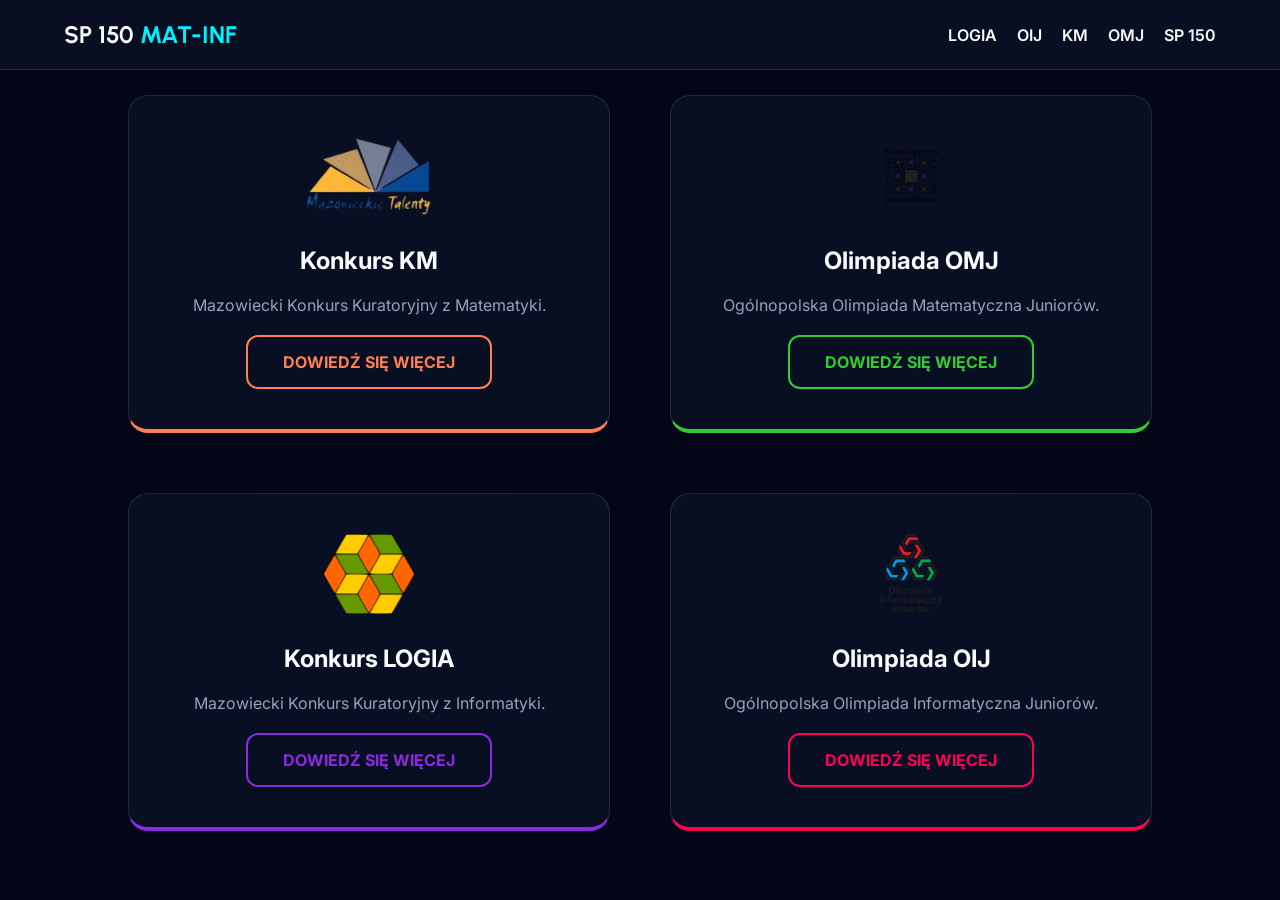
<file: index.html>
<!DOCTYPE html>
<html lang="pl">
<head>
    <link rel="apple-touch-icon" sizes="180x180" href="public/apple-touch-icon.png">
    <link rel="icon" type="image/png" sizes="32x32" href="public/favicon-32x32.png">
    <link rel="shortcut icon" href="public/favicon.ico">
    <meta charset="UTF-8">
    <meta name="viewport" content="width=device-width, initial-scale=1.0">
    <title>SP150 | MAT-INF</title>
    <link rel="stylesheet" href="assets/css/style.css">
    <link rel="preconnect" href="https://fonts.googleapis.com">
    <link href="https://fonts.googleapis.com/css2?family=Urbanist:wght@700&family=Inter:wght@400;600&display=swap" rel="stylesheet">
</head>
<body>

    <nav class="glass-nav">
        <div class="logo">
            <span>SP 150 <span class="accent">MAT-INF</span></span>
        </div>
        <ul class="nav-links1">
            <li><a href="pages/logia.html">LOGIA</a></li>
        <ul class="nav-links2">
            <li><a href="pages/oij.html">OIJ</a></li>
        </ul>
        <ul class="nav-links3">
            <li><a href="pages/kuratoryjny_mat.html">KM</a></li>
        </ul> 
        <ul class="nav-links4">
            <li><a href="pages/omj.html">OMJ</a></li>
        </ul>
        <ul class="nav-links5">
            <li><a href="https://sp150bemowo.szkolnastrona.pl" target="_blank">SP 150</a></li>
        </ul>
    </nav>
    <div style="height: 70px;"></div>
    <section class="info-grid">
        <div class="glass-card reveal" style="border-bottom: 4px solid var(--accent-km);">
            <img src="assets/images/Logo KM.png" alt="Logo KM">
            <h2>Konkurs KM</h2>
            <p style="color: var(--text-muted);">Mazowiecki Konkurs Kuratoryjny z Matematyki.</p>
            <a href="pages/kuratoryjny_mat.html" class="btn btn-km">Dowiedź się więcej</a>
        </div>
        <div class="glass-card reveal" style="border-bottom: 4px solid var(--accent-omj);">
            <img src="assets/images/Logo OMJ.png" alt="Logo OMJ">
            <h2>Olimpiada OMJ</h2>
            <p style="color: var(--text-muted);">Ogólnopolska Olimpiada Matematyczna Juniorów.</p>
            <a href="pages/omj.html" class="btn btn-omj">Dowiedź się więcej</a>
        </div>
        <div class="glass-card reveal" style="border-bottom: 4px solid var(--accent-logia);">
            <img src="assets/images/Logo LOGIA.png" alt="Logo LOGIA">
            <h2>Konkurs LOGIA</h2>
            <p style="color: var(--text-muted);">Mazowiecki Konkurs Kuratoryjny z Informatyki.</p>
            <a href="pages/logia.html" class="btn btn-logia">Dowiedź się więcej</a>
        </div>
        <div class="glass-card reveal" style="border-bottom: 4px solid var(--accent-oij);">
            <img src="assets/images/Logo OIJ.png" alt="Logo OIJ">
            <h2>Olimpiada OIJ</h2>
            <p style="color: var(--text-muted);">Ogólnopolska Olimpiada Informatyczna Juniorów.</p>
            <a href="pages/oij.html" class="btn btn-oij">Dowiedź się więcej</a>
        </div>
    </section>

    <script src="assets/js/script.js"></script>
</body>
</html>
</file>
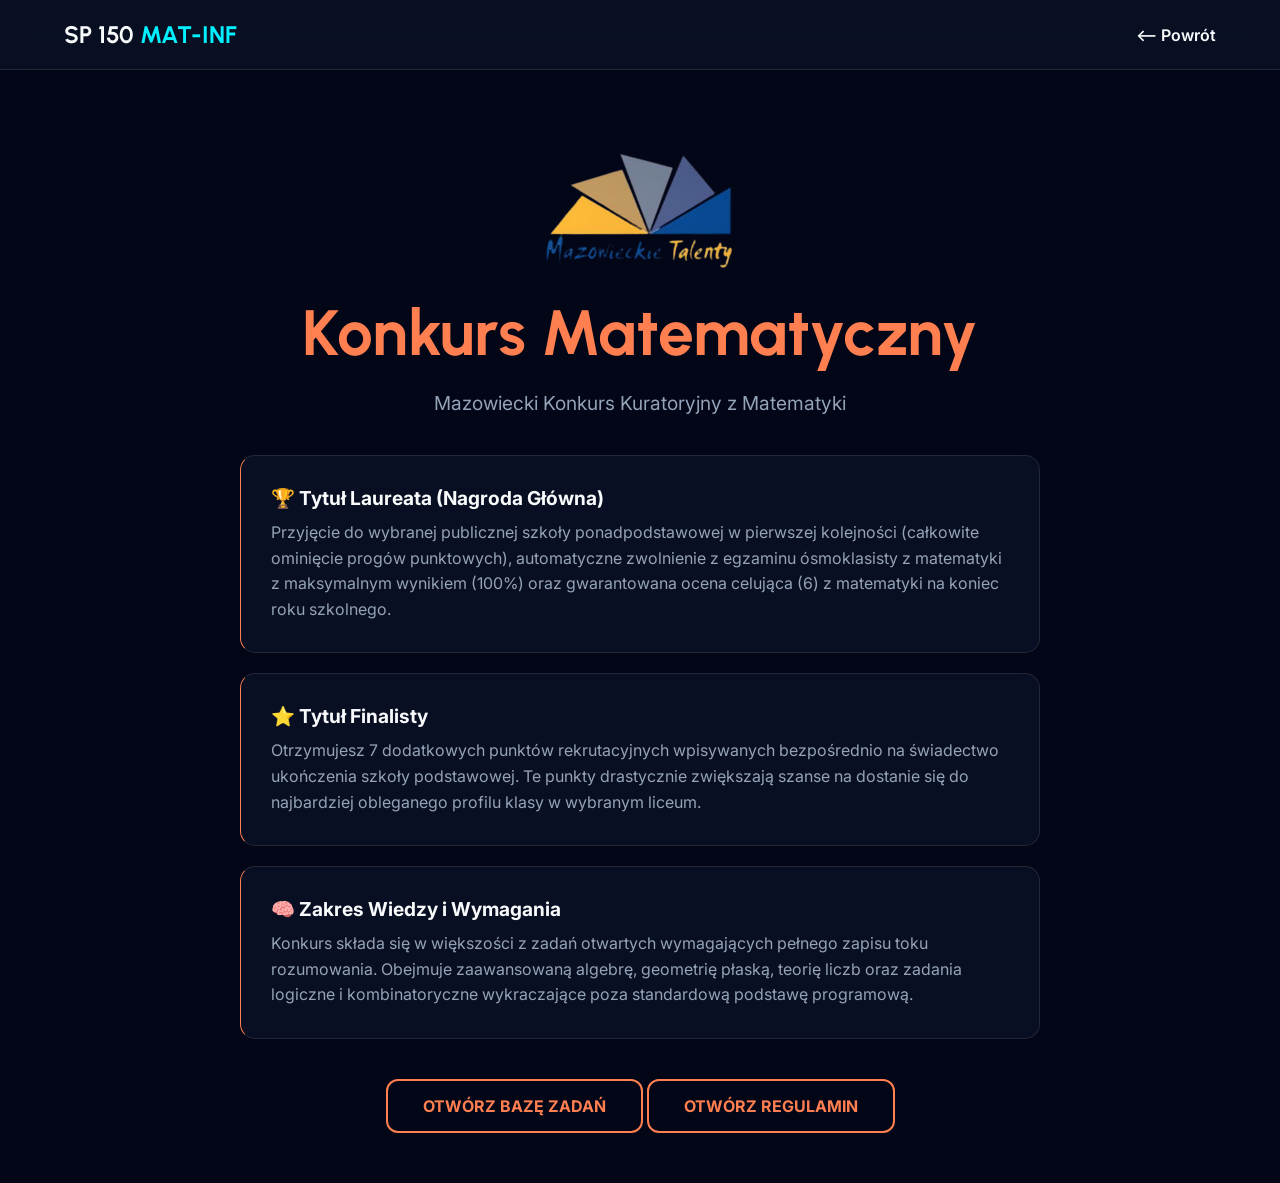
<file: pages/kuratoryjny_mat.html>
<!DOCTYPE html>
<html lang="pl">
<head>
    <link rel="apple-touch-icon" sizes="180x180" href="../public/apple-touch-icon.png">
    <link rel="icon" type="image/png" sizes="32x32" href="../public/favicon-32x32.png">
    <link rel="shortcut icon" href="../public/favicon.ico">
    <meta charset="UTF-8">
    <meta name="viewport" content="width=device-width, initial-scale=1.0">
    <title>MAT | SP 150</title>
    <link rel="stylesheet" href="../assets/css/style.css">
    <link rel="preconnect" href="https://fonts.googleapis.com">
    <link href="https://fonts.googleapis.com/css2?family=Urbanist:wght@700&family=Inter:wght@400;600&display=swap" rel="stylesheet">
</head>
<body>

    <nav class="glass-nav">
        <div class="logo">
            <span>SP 150 <span class="accent">MAT-INF</span></span>
        </div>
        <ul class="nav-links3">
            <li><a href="../index.html">⟵ Powrót</a></li>
        </ul>
    </nav>

    <section class="contest-header reveal">
        <img src="../assets/images/Logo KM.png" alt="Logo Konkursu Matematycznego" style="max-height: 120px; margin-bottom: 20px;">
        <h1 style="color: var(--accent-km); background: none; -webkit-text-fill-color: var(--accent-km);">Konkurs Matematyczny</h1>
        <p style="font-size: 1.2rem; color: var(--text-muted);">Mazowiecki Konkurs Kuratoryjny z Matematyki</p>

        <ul class="prize-list">
            <li style="border-left-color: var(--accent-km);">
                <strong>🏆 Tytuł Laureata (Nagroda Główna)</strong>
                <p>Przyjęcie do wybranej publicznej szkoły ponadpodstawowej w pierwszej kolejności (całkowite ominięcie progów punktowych), automatyczne zwolnienie z egzaminu ósmoklasisty z matematyki z maksymalnym wynikiem (100%) oraz gwarantowana ocena celująca (6) z matematyki na koniec roku szkolnego.</p>
            </li>
            <li style="border-left-color: var(--accent-km);">
                <strong>⭐ Tytuł Finalisty</strong>
                <p>Otrzymujesz 7 dodatkowych punktów rekrutacyjnych wpisywanych bezpośrednio na świadectwo ukończenia szkoły podstawowej. Te punkty drastycznie zwiększają szanse na dostanie się do najbardziej obleganego profilu klasy w wybranym liceum.</p>
            </li>
            <li style="border-left-color: var(--accent-km);">
                <strong>🧠 Zakres Wiedzy i Wymagania</strong>
                <p>Konkurs składa się w większości z zadań otwartych wymagających pełnego zapisu toku rozumowania. Obejmuje zaawansowaną algebrę, geometrię płaską, teorię liczb oraz zadania logiczne i kombinatoryczne wykraczające poza standardową podstawę programową.</p>
            </li>
        </ul>

        <a href="https://konkursy.mscdn.pl/" target="_blank" class="btn btn-km"">Otwórz Bazę Zadań</a>
        <a href="https://oij.edu.pl/oij14/przepisy/regulamin/" target="_blank" class="btn btn-km">Otwórz Regulamin</a>
    </section>

    <script src="../assets/js/script.js"></script>
</body>
</html>
</file>
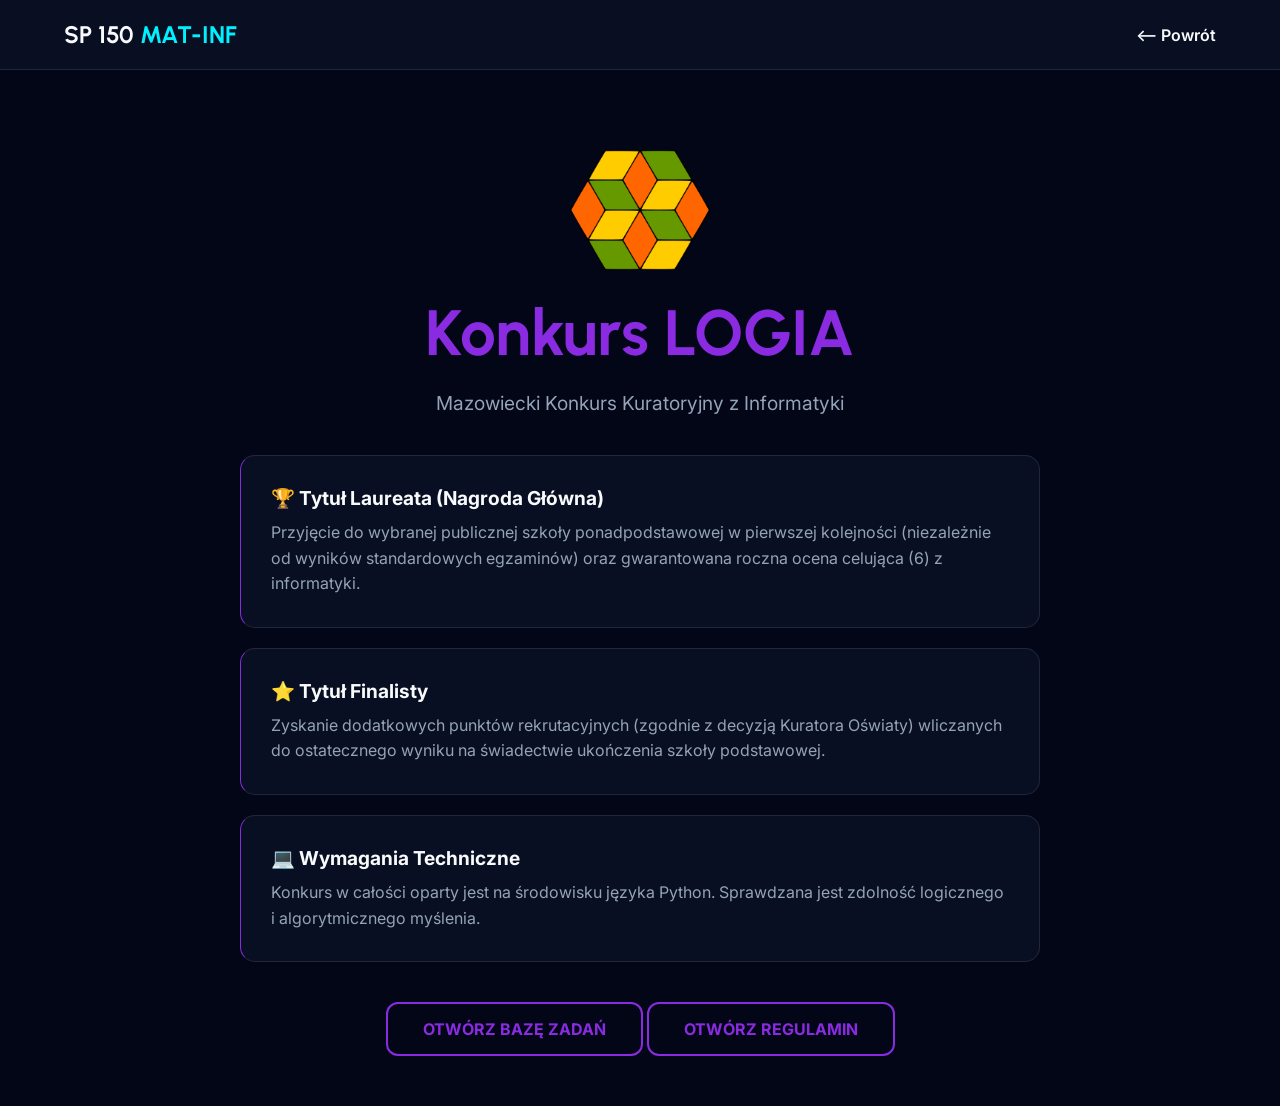
<file: pages/logia.html>
<!DOCTYPE html>
<html lang="pl">
<head>
    <link rel="apple-touch-icon" sizes="180x180" href="../public/apple-touch-icon.png">
    <link rel="icon" type="image/png" sizes="32x32" href="../public/favicon-32x32.png">
    <link rel="shortcut icon" href="../public/favicon.ico">
    <meta charset="UTF-8">
    <meta name="viewport" content="width=device-width, initial-scale=1.0">
    <title>LOGIA | SP150</title>
    <link rel="stylesheet" href="../assets/css/style.css">
    <link rel="preconnect" href="https://fonts.googleapis.com">
    <link href="https://fonts.googleapis.com/css2?family=Urbanist:wght@700&family=Inter:wght@400;600&display=swap" rel="stylesheet">
</head>
<body>

    <nav class="glass-nav">
        <div class="logo">
            <span>SP 150 <span class="accent">MAT-INF</span></span>
        </div>
        <ul class="nav-links1">
            <li><a href="../index.html">⟵ Powrót</a></li>
        </ul>
    </nav>

    <section class="contest-header reveal">
        <img src="../assets/images/Logo LOGIA.png" alt="Logo LOGIA" style="max-height: 120px; margin-bottom: 20px;">
        <h1 style="color: var(--accent-logia);">Konkurs LOGIA</h1>
        <p style="font-size: 1.2rem; color: var(--text-muted);">Mazowiecki Konkurs Kuratoryjny z Informatyki</p>

        <ul class="prize-list">
            <li style="border-left-color: var(--accent-logia);">
                <strong>🏆 Tytuł Laureata (Nagroda Główna)</strong>
                <p>Przyjęcie do wybranej publicznej szkoły ponadpodstawowej w pierwszej kolejności (niezależnie od wyników standardowych egzaminów) oraz gwarantowana roczna ocena celująca (6) z informatyki.</p>
            </li>
            <li style="border-left-color: var(--accent-logia);">
                <strong>⭐ Tytuł Finalisty</strong>
                <p>Zyskanie dodatkowych punktów rekrutacyjnych (zgodnie z decyzją Kuratora Oświaty) wliczanych do ostatecznego wyniku na świadectwie ukończenia szkoły podstawowej.</p>
            </li>
            <li style="border-left-color: var(--accent-logia);">
                <strong>💻 Wymagania Techniczne</strong>
                <p>Konkurs w całości oparty jest na środowisku języka Python. Sprawdzana jest zdolność logicznego i algorytmicznego myślenia.</p>
            </li>
        </ul>

        <a href="https://logia.oeiizk.waw.pl/archiwum" target="_blank" class="btn btn-logia">Otwórz Bazę Zadań</a>
        <a href="https://logia.oeiizk.waw.pl/strony/dokumenty/L26_regulamin.pdf" target="_blank" class="btn btn-logia">Otwórz Regulamin</a>
    </section>

    <script src="../assets/js/script.js"></script>
</body>
</html>
</file>
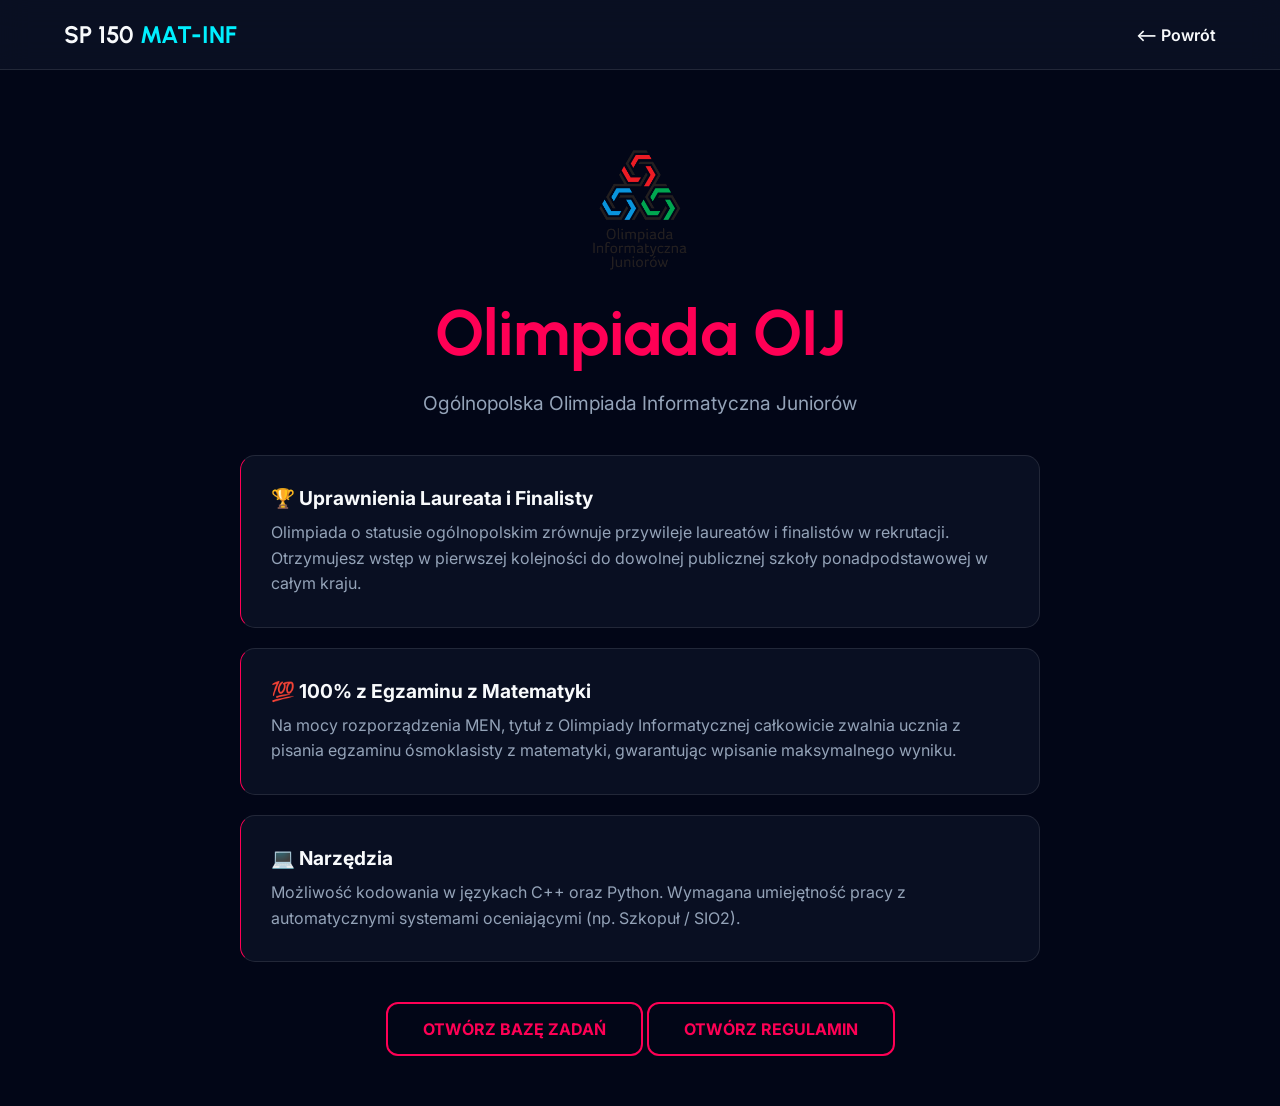
<file: pages/oij.html>
<!DOCTYPE html>
<html lang="pl">
<head>
    <link rel="apple-touch-icon" sizes="180x180" href="../public/apple-touch-icon.png">
    <link rel="icon" type="image/png" sizes="32x32" href="../public/favicon-32x32.png">
    <link rel="shortcut icon" href="../public/favicon.ico">
    <meta charset="UTF-8">
    <meta name="viewport" content="width=device-width, initial-scale=1.0">
    <title>OIJ | SP150</title>
    <link rel="stylesheet" href="../assets/css/style.css">
    <link rel="preconnect" href="https://fonts.googleapis.com">
    <link href="https://fonts.googleapis.com/css2?family=Urbanist:wght@700&family=Inter:wght@400;600&display=swap" rel="stylesheet">
</head>
<body>

    <nav class="glass-nav">
        <div class="logo">
            <span>SP 150 <span class="accent">MAT-INF</span></span>
        </div>
        <ul class="nav-links2">
            <li><a href="../index.html">⟵ Powrót</a></li>
        </ul>
    </nav>

    <section class="contest-header reveal">
        <img src="../assets/images/Logo OIJ.png" alt="Logo OIJ" style="max-height: 120px; margin-bottom: 20px;">
        <h1 style="color: var(--accent-oij);">Olimpiada OIJ</h1>
        <p style="font-size: 1.2rem; color: var(--text-muted);">Ogólnopolska Olimpiada Informatyczna Juniorów</p>

        <ul class="prize-list">
            <li style="border-left-color: var(--accent-oij);">
                <strong>🏆 Uprawnienia Laureata i Finalisty</strong>
                <p>Olimpiada o statusie ogólnopolskim zrównuje przywileje laureatów i finalistów w rekrutacji. Otrzymujesz wstęp w pierwszej kolejności do dowolnej publicznej szkoły ponadpodstawowej w całym kraju.</p>
            </li>
            <li style="border-left-color: var(--accent-oij)">
                <strong>💯 100% z Egzaminu z Matematyki</strong>
                <p>Na mocy rozporządzenia MEN, tytuł z Olimpiady Informatycznej całkowicie zwalnia ucznia z pisania egzaminu ósmoklasisty z matematyki, gwarantując wpisanie maksymalnego wyniku.</p>
            </li>
            <li style="border-left-color: var(--accent-oij);">
                <strong>💻 Narzędzia</strong>
                <p>Możliwość kodowania w językach C++ oraz Python. Wymagana umiejętność pracy z automatycznymi systemami oceniającymi (np. Szkopuł / SIO2).</p>
            </li>
        </ul>

        <a href="https://szkopul.edu.pl/task_archive/oig/" target="_blank" class="btn btn-oij">Otwórz Bazę Zadań</a>
        <a href="https://oij.edu.pl/oij14/przepisy/regulamin/" target="_blank" class="btn btn-oij">Otwórz Regulamin</a>
    </section>

    <script src="../assets/js/script.js"></script>
</body>
</html>
</file>
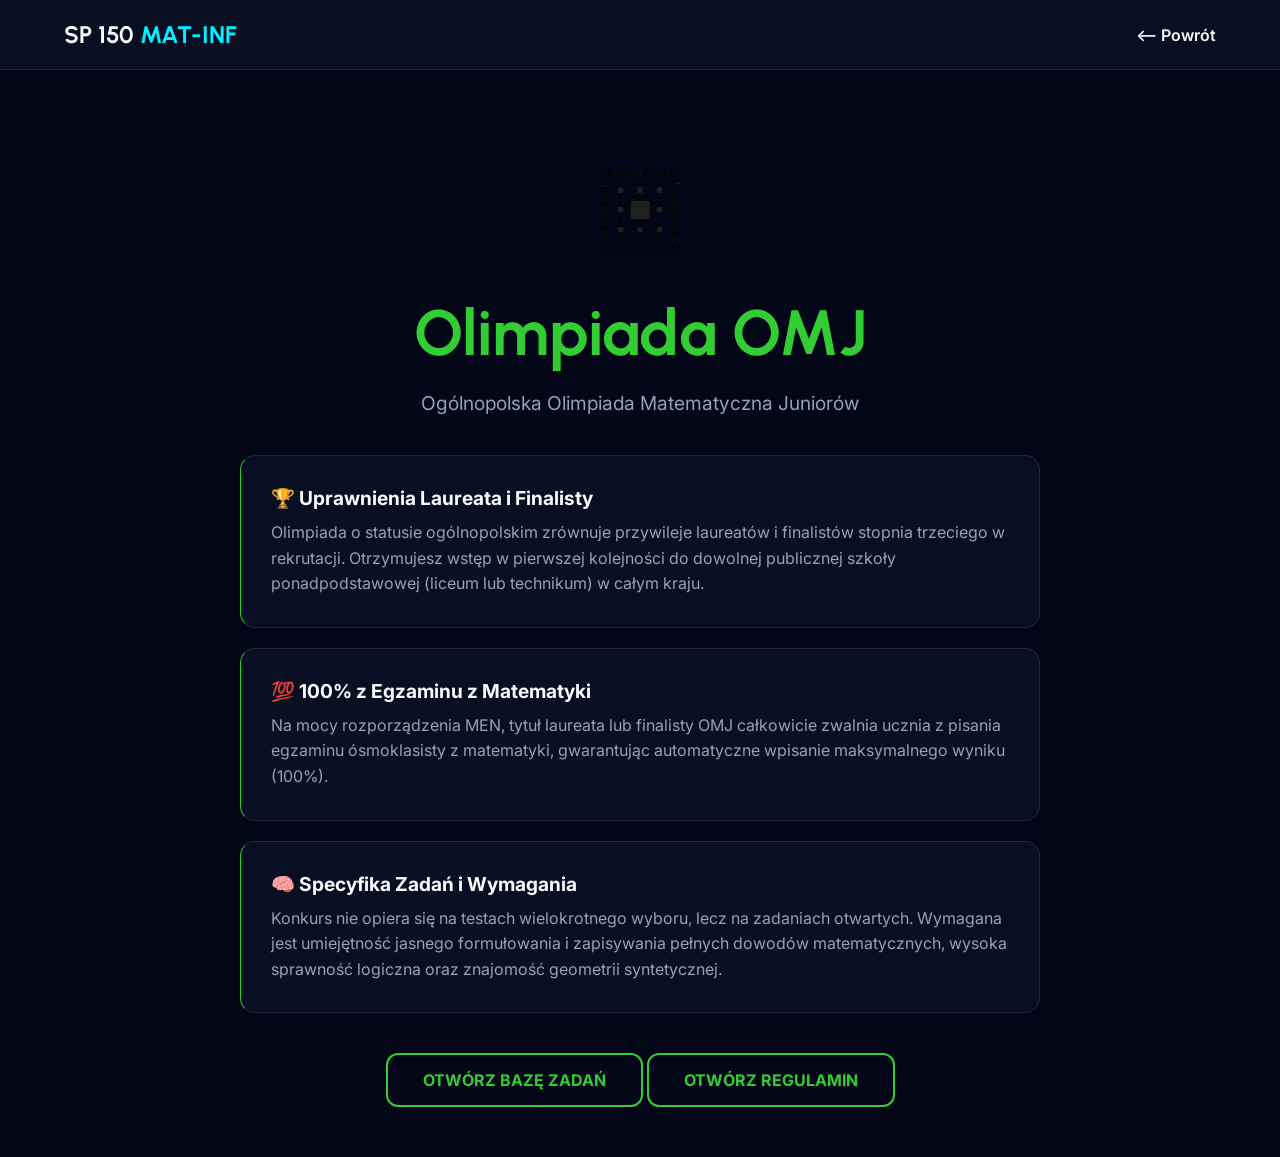
<file: pages/omj.html>
<!DOCTYPE html>
<html lang="pl">
<head>
    <link rel="apple-touch-icon" sizes="180x180" href="../public/apple-touch-icon.png">
    <link rel="icon" type="image/png" sizes="32x32" href="../public/favicon-32x32.png">
    <link rel="shortcut icon" href="../public/favicon.ico">
    <meta charset="UTF-8">
    <meta name="viewport" content="width=device-width, initial-scale=1.0">
    <title>OMJ | SP150</title>
    <link rel="stylesheet" href="../assets/css/style.css">
    <link rel="preconnect" href="https://fonts.googleapis.com">
    <link href="https://fonts.googleapis.com/css2?family=Urbanist:wght@700&family=Inter:wght@400;600&display=swap" rel="stylesheet">
</head>
<body>

    <nav class="glass-nav">
        <div class="logo">
            <span>SP 150 <span class="accent">MAT-INF</span></span>
        </div>
        <ul class="nav-links4">
            <li><a href="../index.html">⟵ Powrót</a></li>
        </ul>
    </nav>

    <section class="contest-header reveal">
        <img src="../assets/images/Logo OMJ.png" alt="Logo OMJ" style="max-height: 120px; margin-bottom: 20px;">
        <h1 style="color: var(--accent-omj);">Olimpiada OMJ</h1>
        <p style="font-size: 1.2rem; color: var(--text-muted);">Ogólnopolska Olimpiada Matematyczna Juniorów</p>

        <ul class="prize-list">
            <li style="border-left-color: var(--accent-omj);">
                <strong>🏆 Uprawnienia Laureata i Finalisty</strong>
                <p>Olimpiada o statusie ogólnopolskim zrównuje przywileje laureatów i finalistów stopnia trzeciego w rekrutacji. Otrzymujesz wstęp w pierwszej kolejności do dowolnej publicznej szkoły ponadpodstawowej (liceum lub technikum) w całym kraju.</p>
            </li>
            <li style="border-left-color: var(--accent-omj)">
                <strong>💯 100% z Egzaminu z Matematyki</strong>
                <p>Na mocy rozporządzenia MEN, tytuł laureata lub finalisty OMJ całkowicie zwalnia ucznia z pisania egzaminu ósmoklasisty z matematyki, gwarantując automatyczne wpisanie maksymalnego wyniku (100%).</p>
            </li>
            <li style="border-left-color: var(--accent-omj);">
                <strong>🧠 Specyfika Zadań i Wymagania</strong>
                <p>Konkurs nie opiera się na testach wielokrotnego wyboru, lecz na zadaniach otwartych. Wymagana jest umiejętność jasnego formułowania i zapisywania pełnych dowodów matematycznych, wysoka sprawność logiczna oraz znajomość geometrii syntetycznej.</p>
            </li>
        </ul>

        <a href="https://omj.edu.pl/zadania" target="_blank" class="btn btn-omj">Otwórz Bazę Zadań</a>
        <a href="https://oij.edu.pl/oij14/przepisy/regulamin/" target="_blank" class="btn btn-omj">Otwórz Regulamin</a>
    </section>

    <script src="../assets/js/script.js"></script>
</body>
</html>
</file>
<file: assets/css/style.css>
/* --- ZMIENNE DLA TRYBU CIEMNEGO (DOMYŚLNE) --- */
:root {
    --bg-main: #020617;
    --text-main: #f8fafc;
    --text-muted: #94a3b8;
    --glass-bg: rgba(15, 23, 42, 0.6);
    --border-color: rgba(255, 255, 255, 0.1);
    
    /* Akcenty kolorystyczne */
    --accent-main: #00f0ff;
    --accent-oij: #ff0055;
    --accent-logia: #8a2be2;
    --accent-km: #ff7f50;
    --accent-omj: #32cd32;
    --accent-5: #ff69b4;
    --shadow-intensity: 0.5;
}

/* --- ZMIENNE DLA TRYBU JASNEGO --- */
body.light-mode {
    --bg-main: #f1f5f9;
    --text-main: #0f172a;
    --text-muted: #475569;
    --glass-bg: rgba(255, 255, 255, 0.7);
    --border-color: rgba(0, 0, 0, 0.1);
    --shadow-intensity: 0.15;
}

/* --- USTAWIENIA GLOBALNE --- */
* {
    margin: 0;
    padding: 0;
    box-sizing: border-box;
}

html { scroll-behavior: smooth; }

body {
    background-color: var(--bg-main);
    color: var(--text-main);
    font-family: 'Inter', sans-serif;
    overflow-x: hidden;
    transition: background-color 0.5s ease, color 0.5s ease;
}

/* --- NAWIGACJA (GLASSMORPHISM) --- */
.glass-nav {
    display: flex;
    justify-content: space-between;
    align-items: center;
    padding: 20px 5%;
    position: fixed;
    width: 100%;
    top: 0;
    z-index: 1000;
    background: var(--glass-bg);
    backdrop-filter: blur(15px);
    border-bottom: 1px solid var(--border-color);
    transition: all 0.5s ease;
}

.logo { font-family: 'Urbanist', sans-serif; font-size: 1.5rem; font-weight: 700; display: flex; align-items: center; gap: 10px; }
.logo img { height: 40px; width: auto; }
.accent { color: var(--accent-main); }

.nav-links1 { display: flex; list-style: none; gap: 20px; align-items: center; }
.nav-links1 a { text-decoration: none; color: var(--text-main); font-weight: 600; transition: 0.3s; }
.nav-links1 a:hover { color: var(--accent-logia); }

.nav-links2 { display: flex; list-style: none; gap: 20px; align-items: center; }
.nav-links2 a { text-decoration: none; color: var(--text-main); font-weight: 600; transition: 0.3s; }
.nav-links2 a:hover { color: var(--accent-oij); }

.nav-links3 { display: flex; list-style: none; gap: 20px; align-items: center; }
.nav-links3 a { text-decoration: none; color: var(--text-main); font-weight: 600; transition: 0.3s; }
.nav-links3 a:hover { color: var(--accent-km); }

.nav-links4 { display: flex; list-style: none; gap: 20px; align-items: center; }
.nav-links4 a { text-decoration: none; color: var(--text-main); font-weight: 600; transition: 0.3s; }
.nav-links4 a:hover { color: var(--accent-omj); }

.nav-links5 { display: flex; list-style: none; gap: 20px; align-items: center; }
.nav-links5 a { text-decoration: none; color: var(--text-main); font-weight: 600; transition: 0.3s; }
.nav-links5 a:hover { color: var(--accent-5); }

/* --- PRZYCISK TRYBU (DARK/LIGHT) --- */
.theme-btn {
    background: transparent;
    border: 1px solid var(--border-color);
    color: var(--text-main);
    padding: 8px 15px;
    border-radius: 20px;
    cursor: pointer;
    font-weight: 600;
    transition: 0.3s;
    display: flex;
    align-items: center;
    gap: 8px;
}
.theme-btn:hover { background: var(--text-main); color: var(--bg-main); }

/* --- HERO SECTION --- */
.hero {
    min-height: 100vh;
    display: flex;
    align-items: center;
    justify-content: center;
    text-align: center;
    padding-top: 80px;
}

h1 { font-family: 'Urbanist', sans-serif; font-size: clamp(3rem, 5vw, 5rem); margin-bottom: 20px; }
.hero p { font-size: 1.2rem; color: var(--text-muted); margin-bottom: 40px; }

/* --- KARTY (INFO GRID) --- */
.info-grid { display: grid; grid-template-columns: repeat(2, 1fr); gap: 60px; padding: 25px 10%; }
.glass-card {
    background: var(--glass-bg);
    border: 1px solid var(--border-color);
    padding: 40px;
    border-radius: 20px;
    text-align: center;
    transition: transform 0.4s ease, box-shadow 0.4s ease;
    display: flex;
    flex-direction: column;
    align-items: center;
    gap: 20px;
}
.glass-card img { max-height: 80px; margin-bottom: 10px; }
.glass-card:hover { transform: translateY(-10px); }

/* --- PRZYCISKI KONKURSOWE --- */
.btn {
    padding: 15px 35px;
    border-radius: 12px;
    text-decoration: none;
    font-weight: 700;
    text-transform: uppercase;
    transition: 0.4s;
    display: inline-block;
    border: 2px solid transparent;
}

.btn-oij { border-color: var(--accent-oij); color: var(--accent-oij); }
.btn-oij:hover { background: var(--accent-oij); color: #fff; box-shadow: 0 0 20px rgba(255, 0, 85, var(--shadow-intensity)); }

.btn-logia { border-color: var(--accent-logia); color: var(--accent-logia); }
.btn-logia:hover { background: var(--accent-logia); color: #fff; box-shadow: 0 0 20px rgba(138, 43, 226, var(--shadow-intensity)); }

.btn-omj { border-color: var(--accent-omj); color: var(--accent-omj); }
.btn-omj:hover { background: var(--accent-omj); color: #fff; box-shadow: 0 0 20px rgba(138, 43, 226, var(--shadow-intensity)); }

.btn-km { border-color: var(--accent-km); color: var(--accent-km); }
.btn-km:hover { background: var(--accent-km); color: #fff; box-shadow: 0 0 20px rgba(138, 43, 226, var(--shadow-intensity)); }
/* --- SEKCJE KONKURSOWE --- */
.contest-header { padding: 150px 5% 50px; text-align: center; }
.prize-list { list-style: none; text-align: left; margin: 40px auto; max-width: 800px; }
.prize-list li {
    background: var(--glass-bg);
    margin-bottom: 20px;
    padding: 30px;
    border-radius: 15px;
    border: 1px solid var(--border-color);
    transition: 0.3s;
}
.prize-list li strong { color: var(--text-main); display: block; font-size: 1.2rem; margin-bottom: 10px; }
.prize-list p { color: var(--text-muted); line-height: 1.6; }

/* Animacje scrolla */
.reveal { opacity: 0; transform: translateY(40px); transition: 1s all ease; }
.reveal.active { opacity: 1; transform: translateY(0); }

/* Stopka */
footer { text-align: center; padding: 10px; border-top: 1px solid var(--border-color); color: var(--text-muted); margin-top: 50px; }
</file>
